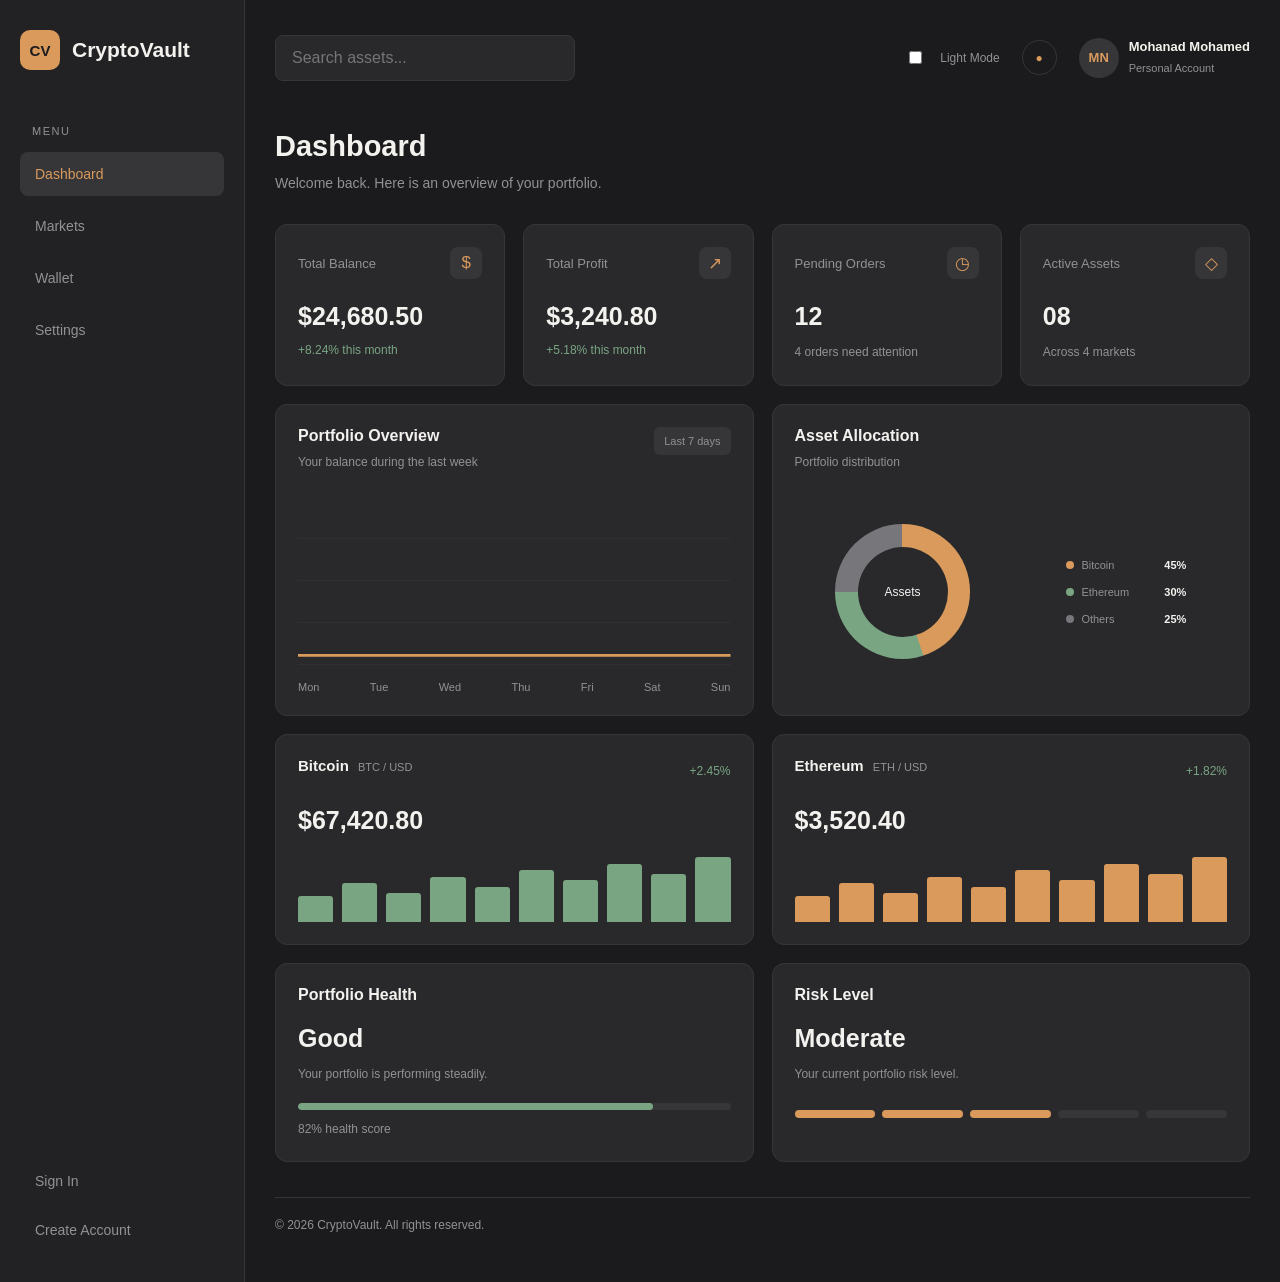
<file: index.html>
<!DOCTYPE html>
<html lang="en">
<head>
    <meta charset="UTF-8">
    <meta name="viewport" content="width=device-width, initial-scale=1.0">
    <title>CryptoVault | Dashboard</title>
    <link rel="stylesheet" href="style.css">
</head>
<body>
    <div class="layout">
        <aside class="sidebar">
            <a class="logo" href="index.html">
                <span class="logo-icon">CV</span>
                <span>CryptoVault</span>
            </a>

            <p class="nav-title">MENU</p>

            <nav class="navigation">
                <a class="nav-link active" href="index.html">Dashboard</a>
                <a class="nav-link" href="#">Markets</a>
                <a class="nav-link" href="#">Wallet</a>
                <a class="nav-link" href="settings.html">Settings</a>
            </nav>

            <div class="sidebar-bottom">
                <a class="nav-link" href="login.html">Sign In</a>
                <a class="nav-link" href="signup.html">Create Account</a>
            </div>
        </aside>

        <main class="main-content">
            <header class="topbar">
                <input type="search" placeholder="Search assets...">

                <div class="topbar-actions">
                    <label class="theme-switch">
                        <input type="checkbox" id="theme-toggle">
                        <span class="theme-slider"></span>
                        <span>Light Mode</span>
                    </label>

                    <span class="notification">●</span>

                    <div class="user-info">
                        <span class="avatar">MN</span>
                        <div>
                            <strong>Mohanad Mohamed</strong>
                            <small>Personal Account</small>
                        </div>
                    </div>
                </div>
            </header>

            <section class="welcome">
                <h1>Dashboard</h1>
                <p>Welcome back. Here is an overview of your portfolio.</p>
            </section>

            <section class="dashboard-grid">

                <article class="card balance">
                    <div class="card-heading">
                        <span>Total Balance</span>
                        <span class="card-icon">$</span>
                    </div>
                    <h2>$24,680.50</h2>
                    <p class="positive">+8.24% this month</p>
                </article>

                <article class="card">
                    <div class="card-heading">
                        <span>Total Profit</span>
                        <span class="card-icon">↗</span>
                    </div>
                    <h2>$3,240.80</h2>
                    <p class="positive">+5.18% this month</p>
                </article>

                <article class="card">
                    <div class="card-heading">
                        <span>Pending Orders</span>
                        <span class="card-icon">◷</span>
                    </div>
                    <h2>12</h2>
                    <p class="muted">4 orders need attention</p>
                </article>

                <article class="card">
                    <div class="card-heading">
                        <span>Active Assets</span>
                        <span class="card-icon">◇</span>
                    </div>
                    <h2>08</h2>
                    <p class="muted">Across 4 markets</p>
                </article>

                <article class="card chart-card">
                    <div class="section-heading">
                        <div>
                            <h3>Portfolio Overview</h3>
                            <p class="muted">Your balance during the last week</p>
                        </div>
                        <span class="period">Last 7 days</span>
                    </div>

                    <div class="line-chart">
                        <span class="chart-line"></span>
                    </div>

                    <div class="chart-days">
                        <span>Mon</span>
                        <span>Tue</span>
                        <span>Wed</span>
                        <span>Thu</span>
                        <span>Fri</span>
                        <span>Sat</span>
                        <span>Sun</span>
                    </div>
                </article>

                <article class="card chart-card">
                    <div class="section-heading">
                        <div>
                            <h3>Asset Allocation</h3>
                            <p class="muted">Portfolio distribution</p>
                        </div>
                    </div>

                    <div class="allocation">
                        <div class="donut">
                            <span>Assets</span>
                        </div>

                        <div class="legend">
                            <p><i class="dot btc"></i> Bitcoin <b>45%</b></p>
                            <p><i class="dot eth"></i> Ethereum <b>30%</b></p>
                            <p><i class="dot other"></i> Others <b>25%</b></p>
                        </div>
                    </div>
                </article>

                <article class="card coin-card">
                    <div class="coin-heading">
                        <h3>Bitcoin <span class="muted">BTC / USD</span></h3>
                        <span class="positive">+2.45%</span>
                    </div>
                    <h2>$67,420.80</h2>
                    <div class="mini-chart">
                        <span></span><span></span><span></span>
                        <span></span><span></span><span></span>
                        <span></span><span></span><span></span><span></span>
                    </div>
                </article>

                <article class="card coin-card">
                    <div class="coin-heading">
                        <h3>Ethereum <span class="muted">ETH / USD</span></h3>
                        <span class="positive">+1.82%</span>
                    </div>
                    <h2>$3,520.40</h2>
                    <div class="mini-chart ethereum">
                        <span></span><span></span><span></span>
                        <span></span><span></span><span></span>
                        <span></span><span></span><span></span><span></span>
                    </div>
                </article>

                <article class="card extra-card">
                    <h3>Portfolio Health</h3>
                    <h2>Good</h2>
                    <p class="muted">Your portfolio is performing steadily.</p>
                    <div class="progress">
                        <span style="width: 82%"></span>
                    </div>
                    <p class="muted">82% health score</p>
                </article>

                <article class="card extra-card">
                    <h3>Risk Level</h3>
                    <h2>Moderate</h2>
                    <p class="muted">Your current portfolio risk level.</p>
                    <div class="risk-level">
                        <span></span><span></span><span></span>
                        <span></span><span></span>
                    </div>
                </article>

            </section>

            <footer class="footer">
                © 2026 CryptoVault. All rights reserved.
            </footer>
        </main>
    </div>
</body>
</html>
</file>
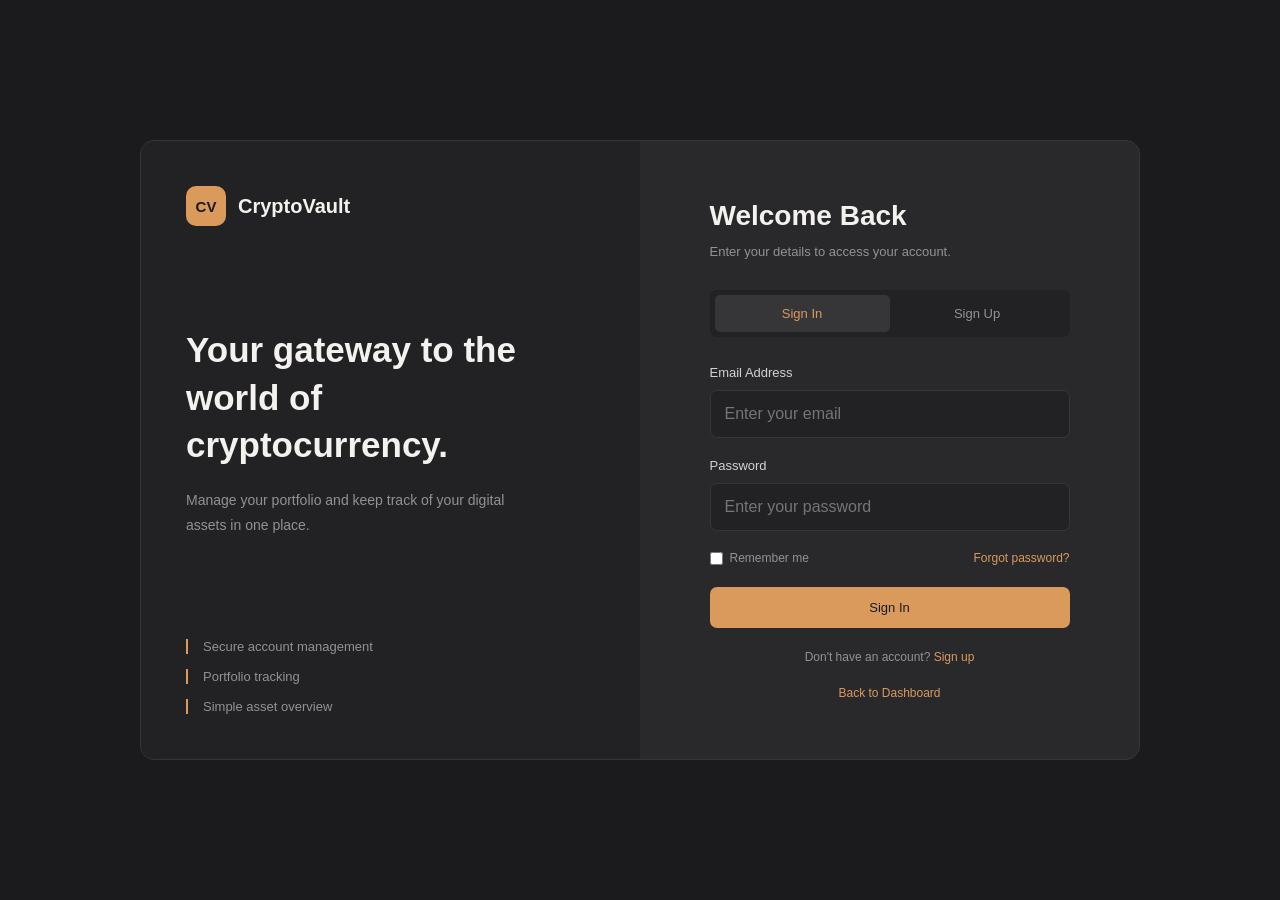
<file: login.html>
<!DOCTYPE html>
<html lang="en">

<head>
    <meta charset="UTF-8">
    <meta name="viewport" content="width=device-width, initial-scale=1.0">
    <title>CryptoVault | Sign In</title>
    <link rel="stylesheet" href="style.css">
</head>

<body class="auth-page">

    <div class="auth-container">

        <section class="auth-side">
            <a class="brand" href="index.html">
                <span class="logo-icon">CV</span>
                <h2>CryptoVault</h2>
            </a>

            <div class="auth-description">
                <h1>Your gateway to the world of cryptocurrency.</h1>
                <p>Manage your portfolio and keep track of your digital assets in one place.</p>
            </div>

            <div class="auth-features">
                <p>Secure account management</p>
                <p>Portfolio tracking</p>
                <p>Simple asset overview</p>
            </div>
        </section>

        <section class="auth-form-side">
            <form class="auth-form" action="index.html" method="get">

                <h1>Welcome Back</h1>
                <p class="auth-subtitle">Enter your details to access your account.</p>

                <div class="auth-tabs">
                    <a class="selected" href="login.html">Sign In</a>
                    <a href="signup.html">Sign Up</a>
                </div>

                <div class="form-group">
                    <label for="email">Email Address</label>
                    <input id="email" name="email" type="email" placeholder="Enter your email" required>
                </div>

                <div class="form-group">
                    <label for="password">Password</label>
                    <input id="password" name="password" type="password" placeholder="Enter your password" minlength="8" required>
                </div>

                <div class="remember-row">
                    <label>
                        <input type="checkbox" name="remember">
                        Remember me
                    </label>
                    <a href="#">Forgot password?</a>
                </div>

                <button class="primary-button full-button" type="submit">
                    Sign In
                </button>

                <p class="auth-bottom">
                    Don't have an account?
                    <a href="signup.html">Sign up</a>
                </p>

                <p class="auth-bottom">
                    <a href="index.html">Back to Dashboard</a>
                </p>

            </form>
        </section>

    </div>

</body>

</html>
</file>
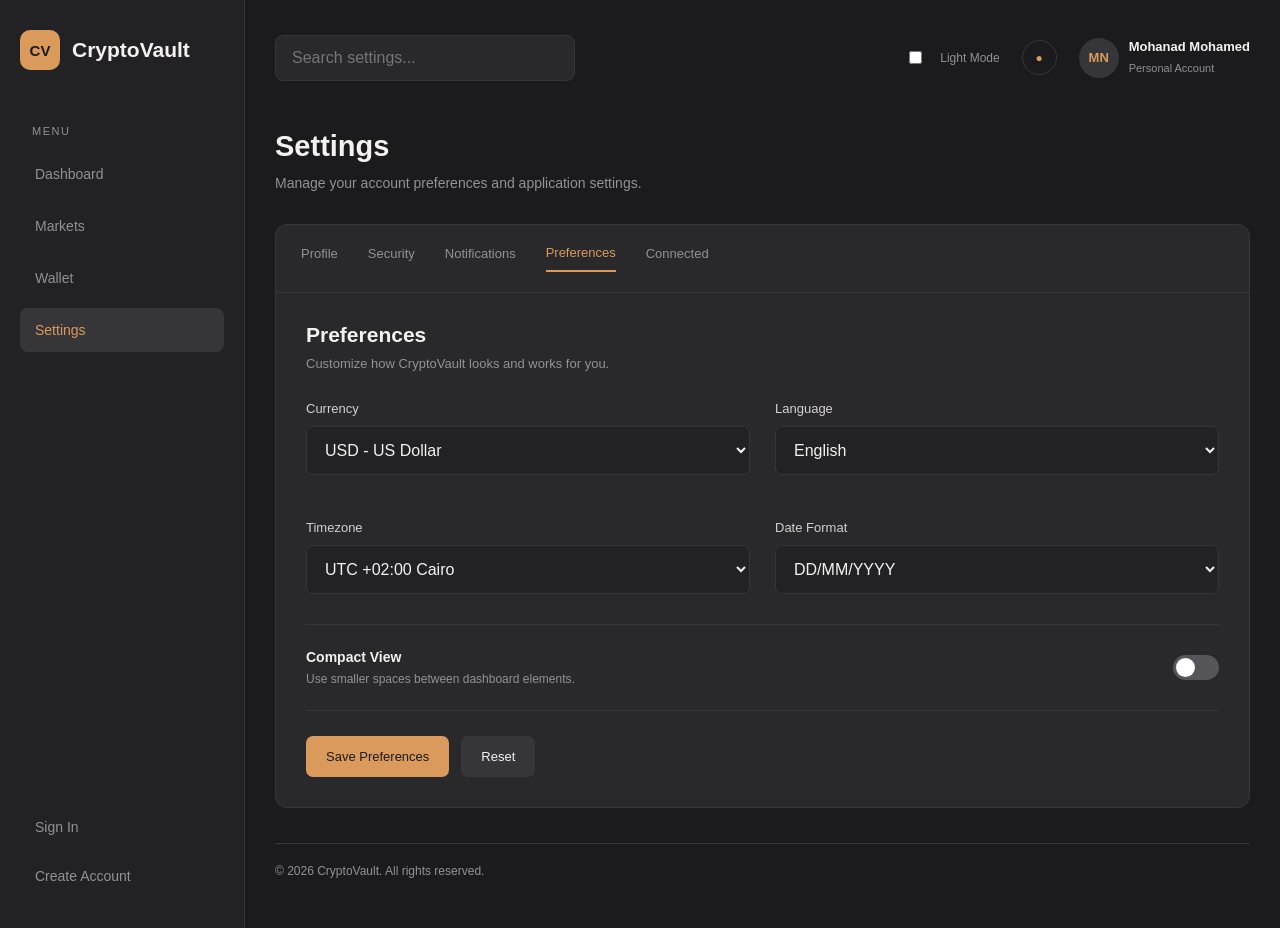
<file: settings.html>
<!DOCTYPE html>
<html lang="en">
<head>
    <meta charset="UTF-8">
    <meta name="viewport" content="width=device-width, initial-scale=1.0">
    <title>CryptoVault | Settings</title>
    <link rel="stylesheet" href="style.css">
</head>
<body>
    <div class="layout">

        <aside class="sidebar">
            <a class="logo" href="index.html">
                <span class="logo-icon">CV</span>
                <span>CryptoVault</span>
            </a>

            <p class="nav-title">MENU</p>

            <nav class="navigation">
                <a class="nav-link" href="index.html">Dashboard</a>
                <a class="nav-link" href="#">Markets</a>
                <a class="nav-link" href="#">Wallet</a>
                <a class="nav-link active" href="settings.html">Settings</a>
            </nav>

            <div class="sidebar-bottom">
                <a class="nav-link" href="login.html">Sign In</a>
                <a class="nav-link" href="signup.html">Create Account</a>
            </div>
        </aside>

        <main class="main-content">

            <header class="topbar">
                <input type="search" placeholder="Search settings...">

                <div class="topbar-actions">
                    <label class="theme-switch">
                        <input type="checkbox" id="theme-toggle">
                        <span class="theme-slider"></span>
                        <span>Light Mode</span>
                    </label>

                    <span class="notification">●</span>

                    <div class="user-info">
                        <span class="avatar">MN</span>
                        <div>
                            <strong>Mohanad Mohamed</strong>
                            <small>Personal Account</small>
                        </div>
                    </div>
                </div>
            </header>

            <section class="welcome">
                <h1>Settings</h1>
                <p>Manage your account preferences and application settings.</p>
            </section>

            <section class="settings-card">

                <nav class="settings-tabs">
                    <a href="#profile">Profile</a>
                    <a href="#security">Security</a>
                    <a href="#notifications">Notifications</a>
                    <a class="selected" href="#preferences">Preferences</a>
                    <a href="#connected">Connected</a>
                </nav>

                <div class="settings-content" id="preferences">

                    <div class="settings-heading">
                        <div>
                            <h2>Preferences</h2>
                            <p>Customize how CryptoVault looks and works for you.</p>
                        </div>
                    </div>

                    <form>
                        <div class="form-grid">

                            <div class="form-group">
                                <label for="currency">Currency</label>
                                <select id="currency" name="currency">
                                    <option>USD - US Dollar</option>
                                    <option>EUR - Euro</option>
                                    <option>GBP - British Pound</option>
                                    <option>EGP - Egyptian Pound</option>
                                </select>
                            </div>

                            <div class="form-group">
                                <label for="language">Language</label>
                                <select id="language" name="language">
                                    <option>English</option>
                                    <option>Arabic</option>
                                    <option>French</option>
                                    <option>Spanish</option>
                                </select>
                            </div>

                            <div class="form-group">
                                <label for="timezone">Timezone</label>
                                <select id="timezone" name="timezone">
                                    <option>UTC +02:00 Cairo</option>
                                    <option>UTC +00:00 London</option>
                                    <option>UTC -05:00 New York</option>
                                    <option>UTC +04:00 Dubai</option>
                                </select>
                            </div>

                            <div class="form-group">
                                <label for="date-format">Date Format</label>
                                <select id="date-format" name="date-format">
                                    <option>DD/MM/YYYY</option>
                                    <option>MM/DD/YYYY</option>
                                    <option>YYYY-MM-DD</option>
                                </select>
                            </div>

                        </div>

                        <div class="toggle-row">
                            <div>
                                <h3>Compact View</h3>
                                <p>Use smaller spaces between dashboard elements.</p>
                            </div>

                            <label class="switch">
                                <input type="checkbox" name="compact-view">
                                <span class="slider"></span>
                            </label>
                        </div>

                        <div class="settings-buttons">
                            <button class="primary-button" type="button">Save Preferences</button>
                            <button class="secondary-button" type="reset">Reset</button>
                        </div>
                    </form>

                </div>
            </section>

            <footer class="footer">
                © 2026 CryptoVault. All rights reserved.
            </footer>

        </main>
    </div>
</body>
</html>
</file>
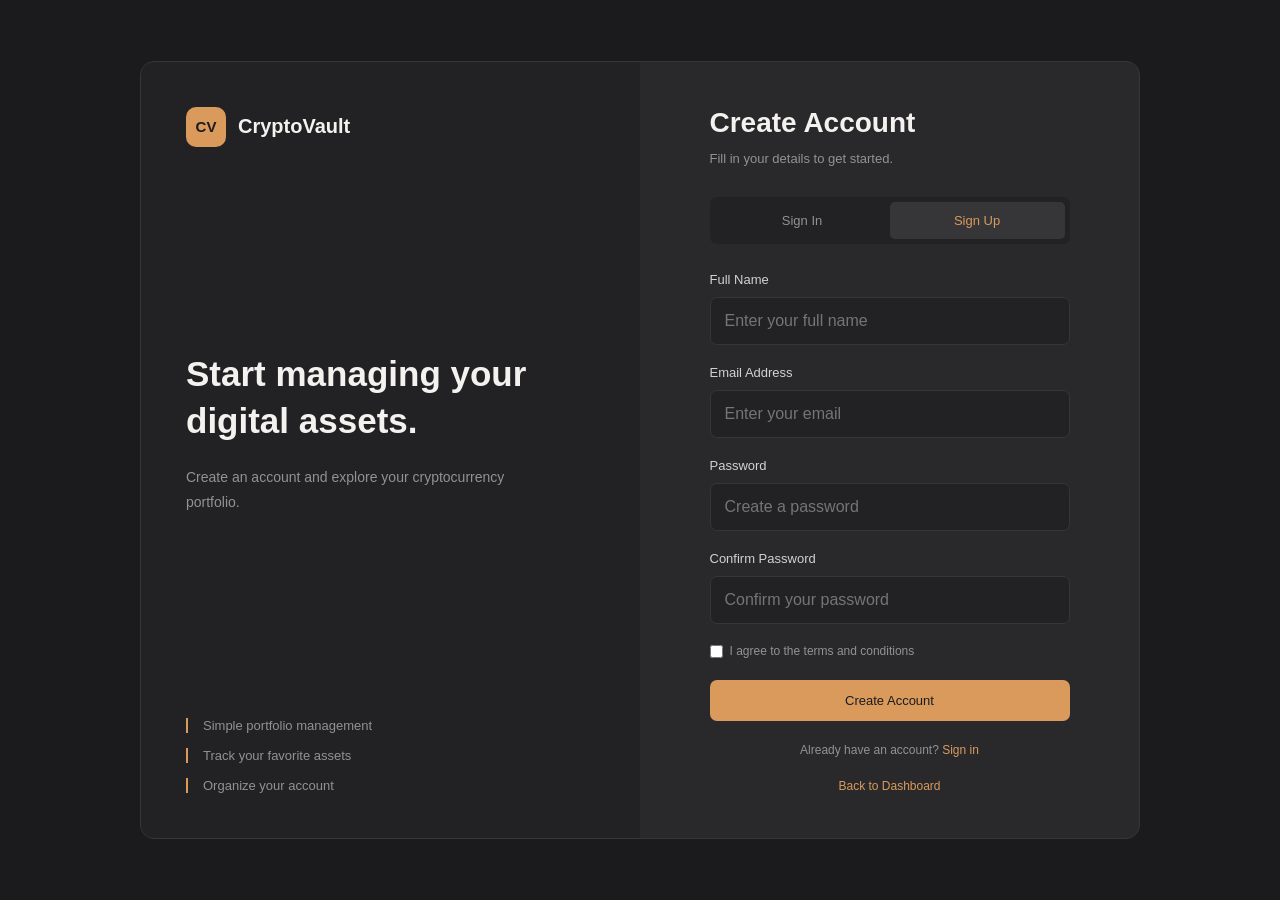
<file: signup.html>
<!DOCTYPE html>
<html lang="en">

<head>
    <meta charset="UTF-8">
    <meta name="viewport" content="width=device-width, initial-scale=1.0">
    <title>CryptoVault | Sign Up</title>
    <link rel="stylesheet" href="style.css">
</head>

<body class="auth-page">

    <div class="auth-container">

        <section class="auth-side">
            <a class="brand" href="index.html">
                <span class="logo-icon">CV</span>
                <h2>CryptoVault</h2>
            </a>

            <div class="auth-description">
                <h1>Start managing your digital assets.</h1>
                <p>Create an account and explore your cryptocurrency portfolio.</p>
            </div>

            <div class="auth-features">
                <p>Simple portfolio management</p>
                <p>Track your favorite assets</p>
                <p>Organize your account</p>
            </div>
        </section>

        <section class="auth-form-side">
            <form class="auth-form" action="index.html" method="get">

                <h1>Create Account</h1>
                <p class="auth-subtitle">Fill in your details to get started.</p>

                <div class="auth-tabs">
                    <a href="login.html">Sign In</a>
                    <a class="selected" href="signup.html">Sign Up</a>
                </div>

                <div class="form-group">
                    <label for="fullname">Full Name</label>
                    <input id="fullname" name="fullname" type="text" placeholder="Enter your full name" required>
                </div>

                <div class="form-group">
                    <label for="email">Email Address</label>
                    <input id="email" name="email" type="email" placeholder="Enter your email" required>
                </div>

                <div class="form-group">
                    <label for="password">Password</label>
                    <input id="password" name="password" type="password" placeholder="Create a password" minlength="8" required>
                </div>

                <div class="form-group">
                    <label for="confirm-password">Confirm Password</label>
                    <input id="confirm-password" name="confirm-password" type="password" placeholder="Confirm your password" minlength="8" required>
                </div>

                <div class="remember-row">
                    <label>
                        <input type="checkbox" required>
                        I agree to the terms and conditions
                    </label>
                </div>

                <button class="primary-button full-button" type="submit">
                    Create Account
                </button>

                <p class="auth-bottom">
                    Already have an account?
                    <a href="login.html">Sign in</a>
                </p>

                <p class="auth-bottom">
                    <a href="index.html">Back to Dashboard</a>
                </p>

            </form>
        </section>

    </div>

</body>

</html>
</file>
<file: style.css>
* {
    margin: 0;
    padding: 0;
    box-sizing: border-box;
}

body {
    font-family: Arial, Helvetica, sans-serif;
    background: #1b1b1d;
    color: #f4f2ef;
    min-height: 100vh;
}

a {
    text-decoration: none;
    color: inherit;
}

button,
input,
select {
    font: inherit;
}

.layout {
    display: grid;
    grid-template-columns: 245px minmax(0, 1fr);
    min-height: 100vh;
}

.sidebar {
    background: #222224;
    border-right: 1px solid #363639;
    padding: 30px 20px;
    display: flex;
    flex-direction: column;
    min-height: 100vh;
}

.logo {
    display: flex;
    align-items: center;
    gap: 12px;
    font-size: 21px;
    font-weight: bold;
    margin-bottom: 55px;
}

.logo-icon {
    width: 40px;
    height: 40px;
    background: #d99a5c;
    color: #1b1b1d;
    display: flex;
    justify-content: center;
    align-items: center;
    border-radius: 10px;
    font-size: 15px;
    font-weight: bold;
}

.nav-title {
    color: #929194;
    font-size: 11px;
    letter-spacing: 1.5px;
    margin: 0 0 15px 12px;
}

.navigation {
    display: flex;
    flex-direction: column;
    gap: 8px;
}

.nav-link {
    display: block;
    padding: 14px 15px;
    color: #929194;
    border-radius: 8px;
    font-size: 14px;
    transition: 0.2s;
}

.nav-link:hover,
.nav-link.active {
    background: #363639;
    color: #d99a5c;
}

.sidebar-bottom {
    margin-top: auto;
    display: flex;
    flex-direction: column;
    gap: 5px;
}

.main-content {
    padding: 30px;
    min-width: 0;
}

.topbar {
    min-height: 55px;
    display: flex;
    justify-content: space-between;
    align-items: center;
    gap: 20px;
    margin-bottom: 45px;
}

.topbar>input {
    width: 300px;
    max-width: 100%;
    padding: 13px 16px;
    background: #29292c;
    border: 1px solid #363639;
    border-radius: 8px;
    color: #f4f2ef;
    outline: none;
}

.topbar>input:focus {
    border-color: #d99a5c;
}

.topbar-actions {
    display: flex;
    align-items: center;
    gap: 22px;
}

.theme-switch {
    display: flex;
    align-items: center;
    gap: 9px;
    color: #929194;
    font-size: 12px;
    cursor: pointer;
}

.theme-switch input {
    accent-color: #d99a5c;
}

.notification {
    width: 35px;
    height: 35px;
    display: flex;
    justify-content: center;
    align-items: center;
    border: 1px solid #363639;
    border-radius: 50%;
    color: #d99a5c;
    font-size: 12px;
}

.user-info {
    display: flex;
    align-items: center;
    gap: 10px;
}

.avatar {
    width: 40px;
    height: 40px;
    background: #363639;
    border-radius: 50%;
    display: flex;
    align-items: center;
    justify-content: center;
    color: #d99a5c;
    font-weight: bold;
    font-size: 13px;
}

.user-info strong {
    display: block;
    font-size: 13px;
    margin-bottom: 4px;
}

.user-info small {
    color: #929194;
    font-size: 11px;
}

.welcome {
    margin-bottom: 30px;
}

.welcome h1 {
    font-size: 29px;
    margin-bottom: 9px;
}

.welcome p {
    color: #929194;
    font-size: 14px;
    line-height: 1.6;
}

.dashboard-grid {
    display: grid;
    grid-template-columns: repeat(4, minmax(0, 1fr));
    gap: 18px;
}

.card {
    background: #29292c;
    border: 1px solid #363639;
    border-radius: 12px;
    padding: 22px;
    min-width: 0;
}

.card-heading {
    display: flex;
    justify-content: space-between;
    align-items: center;
    color: #929194;
    font-size: 13px;
    margin-bottom: 23px;
}

.card-icon {
    width: 32px;
    height: 32px;
    border-radius: 8px;
    background: #363639;
    color: #d99a5c;
    display: flex;
    align-items: center;
    justify-content: center;
    font-size: 17px;
}

.card h2 {
    font-size: 25px;
    margin-bottom: 12px;
    overflow-wrap: anywhere;
}

.positive {
    color: #79a583;
    font-size: 12px;
}

.muted {
    color: #929194;
    font-size: 12px;
    line-height: 1.6;
}

.chart-card {
    grid-column: span 2;
}

.section-heading {
    display: flex;
    justify-content: space-between;
    align-items: flex-start;
    gap: 15px;
    margin-bottom: 25px;
}

.section-heading h3,
.card h3 {
    font-size: 16px;
    margin-bottom: 8px;
}

.section-heading p {
    color: #929194;
    font-size: 12px;
}

.period {
    padding: 8px 10px;
    background: #363639;
    border-radius: 6px;
    color: #929194;
    font-size: 11px;
}

.line-chart {
    height: 170px;
    position: relative;
    overflow: hidden;
    background: repeating-linear-gradient( to bottom, transparent 0, transparent 41px, #363639 42px);
}

.chart-line {
    position: absolute;
    inset: 20px 0 10px;
    background: none;
    border-bottom: 3px solid #d99a5c;
    clip-path: polygon( 0 70%, 10% 62%, 20% 75%, 30% 42%, 40% 55%, 50% 30%, 60% 42%, 70% 18%, 80% 35%, 90% 12%, 100% 20%, 100% 100%, 0 100%);
}

.chart-days {
    display: flex;
    justify-content: space-between;
    color: #929194;
    font-size: 11px;
    margin-top: 14px;
}

.allocation {
    display: flex;
    justify-content: space-around;
    align-items: center;
    gap: 15px;
    min-height: 190px;
}

.donut {
    width: 135px;
    height: 135px;
    border-radius: 50%;
    background: conic-gradient( #d99a5c 0 45%, #79a583 45% 75%, #77777b 75% 100%);
    display: flex;
    justify-content: center;
    align-items: center;
    position: relative;
}

.donut::before {
    content: "";
    position: absolute;
    width: 90px;
    height: 90px;
    border-radius: 50%;
    background: #29292c;
}

.donut span {
    position: relative;
    z-index: 1;
    font-size: 12px;
}

.legend {
    display: flex;
    flex-direction: column;
    gap: 15px;
    min-width: 120px;
}

.legend p {
    display: flex;
    align-items: center;
    gap: 7px;
    font-size: 11px;
    color: #929194;
}

.legend b {
    margin-left: auto;
    color: #f4f2ef;
}

.dot {
    width: 8px;
    height: 8px;
    border-radius: 50%;
}

.btc {
    background: #d99a5c;
}

.eth {
    background: #79a583;
}

.other {
    background: #77777b;
}

.coin-card {
    grid-column: span 2;
}

.coin-heading {
    display: flex;
    justify-content: space-between;
    align-items: center;
    gap: 10px;
    margin-bottom: 22px;
}

.coin-heading h3 {
    font-size: 15px;
}

.coin-heading .muted {
    font-size: 11px;
    font-weight: normal;
    margin-left: 5px;
}

.mini-chart {
    height: 65px;
    display: flex;
    align-items: flex-end;
    gap: 9px;
    margin-top: 22px;
}

.mini-chart span {
    flex: 1;
    background: #79a583;
    border-radius: 3px 3px 0 0;
    height: 40%;
}

.mini-chart span:nth-child(2) {
    height: 60%;
}

.mini-chart span:nth-child(3) {
    height: 45%;
}

.mini-chart span:nth-child(4) {
    height: 70%;
}

.mini-chart span:nth-child(5) {
    height: 55%;
}

.mini-chart span:nth-child(6) {
    height: 80%;
}

.mini-chart span:nth-child(7) {
    height: 65%;
}

.mini-chart span:nth-child(8) {
    height: 90%;
}

.mini-chart span:nth-child(9) {
    height: 75%;
}

.mini-chart span:nth-child(10) {
    height: 100%;
}

.ethereum span {
    background: #d99a5c;
}

.extra-card {
    grid-column: span 2;
}

.extra-card h2 {
    margin-top: 20px;
}

.progress {
    height: 7px;
    background: #363639;
    border-radius: 10px;
    overflow: hidden;
    margin: 18px 0 10px;
}

.progress span {
    display: block;
    height: 100%;
    background: #79a583;
    border-radius: 10px;
}

.risk-level {
    display: flex;
    gap: 7px;
    margin: 25px 0 15px;
}

.risk-level span {
    height: 8px;
    flex: 1;
    border-radius: 5px;
    background: #363639;
}

.risk-level span:nth-child(-n+3) {
    background: #d99a5c;
}

.footer {
    margin-top: 35px;
    padding: 20px 0;
    border-top: 1px solid #363639;
    color: #929194;
    font-size: 12px;
}


/* Settings */

.settings-card {
    background: #29292c;
    border: 1px solid #363639;
    border-radius: 12px;
    overflow: hidden;
}

.settings-tabs {
    display: flex;
    align-items: center;
    gap: 30px;
    padding: 20px 25px;
    border-bottom: 1px solid #363639;
    overflow-x: auto;
}

.settings-tabs a {
    color: #929194;
    font-size: 13px;
    padding-bottom: 10px;
    white-space: nowrap;
}

.settings-tabs a:hover,
.settings-tabs a.selected {
    color: #d99a5c;
    border-bottom: 2px solid #d99a5c;
}

.settings-content {
    padding: 30px;
}

.settings-heading {
    margin-bottom: 30px;
}

.settings-heading h2 {
    font-size: 21px;
    margin-bottom: 9px;
}

.settings-heading p {
    font-size: 13px;
    color: #929194;
}

.form-grid {
    display: grid;
    grid-template-columns: repeat(2, minmax(0, 1fr));
    gap: 25px;
}

.form-group {
    display: flex;
    flex-direction: column;
    gap: 10px;
    margin-bottom: 20px;
}

.form-group label {
    font-size: 13px;
    color: #d4d1ce;
}

.form-group input,
.form-group select {
    width: 100%;
    padding: 14px;
    background: #222224;
    border: 1px solid #363639;
    border-radius: 7px;
    color: #f4f2ef;
    outline: none;
}

.form-group input:focus,
.form-group select:focus {
    border-color: #d99a5c;
}

.toggle-row {
    border-top: 1px solid #363639;
    border-bottom: 1px solid #363639;
    padding: 24px 0;
    margin-top: 10px;
    display: flex;
    align-items: center;
    justify-content: space-between;
    gap: 20px;
}

.toggle-row h3 {
    font-size: 14px;
    margin-bottom: 7px;
}

.toggle-row p {
    font-size: 12px;
    color: #929194;
}

.switch {
    position: relative;
    width: 46px;
    height: 25px;
    flex-shrink: 0;
}

.switch input {
    display: none;
}

.slider {
    position: absolute;
    inset: 0;
    background: #55555a;
    border-radius: 20px;
    cursor: pointer;
    transition: 0.3s;
}

.slider::before {
    content: "";
    position: absolute;
    width: 19px;
    height: 19px;
    left: 3px;
    top: 3px;
    background: white;
    border-radius: 50%;
    transition: 0.3s;
}

.switch input:checked+.slider {
    background: #79a583;
}

.switch input:checked+.slider::before {
    transform: translateX(21px);
}

.settings-buttons {
    display: flex;
    gap: 12px;
    margin-top: 25px;
}

.primary-button,
.secondary-button {
    border: none;
    padding: 13px 20px;
    border-radius: 7px;
    cursor: pointer;
    font-size: 13px;
    transition: 0.2s;
}

.primary-button {
    background: #d99a5c;
    color: #1b1b1d;
}

.primary-button:hover {
    background: #e6ad75;
}

.secondary-button {
    background: #363639;
    color: #f4f2ef;
}

.secondary-button:hover {
    background: #454549;
}


/* Login and Signup */

.auth-page {
    min-height: 100vh;
    display: flex;
    justify-content: center;
    align-items: center;
    padding: 30px;
}

.auth-container {
    width: 100%;
    max-width: 1000px;
    min-height: 620px;
    display: grid;
    grid-template-columns: 1fr 1fr;
    background: #29292c;
    border: 1px solid #363639;
    border-radius: 14px;
    overflow: hidden;
}

.auth-side {
    background: #222224;
    padding: 45px;
    display: flex;
    flex-direction: column;
    justify-content: space-between;
}

.brand {
    display: flex;
    align-items: center;
    gap: 12px;
}

.brand h2 {
    font-size: 20px;
}

.auth-description {
    max-width: 350px;
}

.auth-description h1 {
    font-size: 35px;
    line-height: 1.35;
    margin-bottom: 20px;
}

.auth-description p {
    color: #929194;
    font-size: 14px;
    line-height: 1.8;
}

.auth-features {
    display: flex;
    flex-direction: column;
    gap: 15px;
}

.auth-features p {
    color: #929194;
    font-size: 13px;
    padding-left: 15px;
    border-left: 2px solid #d99a5c;
}

.auth-form-side {
    display: flex;
    align-items: center;
    justify-content: center;
    padding: 45px;
}

.auth-form {
    width: 100%;
    max-width: 360px;
}

.auth-form>h1 {
    font-size: 28px;
    margin-bottom: 10px;
}

.auth-subtitle {
    font-size: 13px;
    color: #929194;
    margin-bottom: 28px;
    line-height: 1.6;
}

.auth-tabs {
    display: grid;
    grid-template-columns: 1fr 1fr;
    background: #222224;
    padding: 5px;
    border-radius: 7px;
    margin-bottom: 28px;
}

.auth-tabs a {
    text-align: center;
    padding: 11px;
    color: #929194;
    font-size: 13px;
    border-radius: 5px;
}

.auth-tabs a.selected {
    background: #363639;
    color: #d99a5c;
}

.auth-form .form-group {
    margin-bottom: 20px;
}

.auth-form .form-group input {
    background: #222224;
}

.remember-row {
    display: flex;
    align-items: center;
    justify-content: space-between;
    flex-wrap: wrap;
    gap: 12px;
    margin: 18px 0 22px;
    font-size: 12px;
    color: #929194;
}

.remember-row label {
    display: flex;
    align-items: center;
    gap: 7px;
}

.remember-row input {
    accent-color: #d99a5c;
}

.remember-row a,
.auth-bottom a {
    color: #d99a5c;
}

.full-button {
    width: 100%;
}

.auth-bottom {
    text-align: center;
    color: #929194;
    font-size: 12px;
    margin-top: 22px;
}


/* Light Mode */

body:has(#theme-toggle:checked) {
    background: #f4f5f7;
    color: #24262b;
}

body:has(#theme-toggle:checked) .sidebar,
body:has(#theme-toggle:checked) .auth-side {
    background: #ffffff;
    border-color: #e2e3e7;
}

body:has(#theme-toggle:checked) .card,
body:has(#theme-toggle:checked) .settings-card,
body:has(#theme-toggle:checked) .auth-container,
body:has(#theme-toggle:checked) .auth-form-side {
    background: #ffffff;
    border-color: #e2e3e7;
}

body:has(#theme-toggle:checked) .topbar>input,
body:has(#theme-toggle:checked) .form-group input,
body:has(#theme-toggle:checked) .form-group select,
body:has(#theme-toggle:checked) .auth-tabs {
    background: #f4f5f7;
    color: #24262b;
    border-color: #e2e3e7;
}

body:has(#theme-toggle:checked) .card-icon,
body:has(#theme-toggle:checked) .period,
body:has(#theme-toggle:checked) .secondary-button,
body:has(#theme-toggle:checked) .auth-tabs a.selected {
    background: #eeeeef;
    color: #333333;
}

body:has(#theme-toggle:checked) .nav-link:hover,
body:has(#theme-toggle:checked) .nav-link.active {
    background: #f3eee8;
    color: #b77b42;
}

body:has(#theme-toggle:checked) .donut::before {
    background: #ffffff;
}

body:has(#theme-toggle:checked) .legend b,
body:has(#theme-toggle:checked) .coin-heading,
body:has(#theme-toggle:checked) .settings-heading,
body:has(#theme-toggle:checked) .toggle-row h3,
body:has(#theme-toggle:checked) .settings-content label,
body:has(#theme-toggle:checked) .user-info strong,
body:has(#theme-toggle:checked) .auth-description h1 {
    color: #24262b;
}

body:has(#theme-toggle:checked) .toggle-row,
body:has(#theme-toggle:checked) .settings-tabs,
body:has(#theme-toggle:checked) .footer {
    border-color: #e2e3e7;
}

body:has(#theme-toggle:checked) .chart-line {
    border-color: #c68a4e;
}


/* Responsive */

@media (max-width: 1100px) {
    .layout {
        grid-template-columns: 210px minmax(0, 1fr);
    }
    .main-content {
        padding: 22px;
    }
    .dashboard-grid {
        grid-template-columns: repeat(2, minmax(0, 1fr));
    }
    .card,
    .chart-card,
    .coin-card,
    .extra-card {
        grid-column: span 1;
    }
    .balance {
        grid-column: span 1;
    }
}

@media (max-width: 750px) {
    .layout {
        grid-template-columns: 1fr;
    }
    .sidebar {
        min-height: auto;
        padding: 18px;
        border-right: none;
        border-bottom: 1px solid #363639;
    }
    .logo {
        margin-bottom: 20px;
    }
    .nav-title,
    .sidebar-bottom {
        display: none;
    }
    .navigation {
        flex-direction: row;
        flex-wrap: wrap;
        gap: 5px;
    }
    .nav-link {
        padding: 10px 12px;
        font-size: 12px;
    }
    .main-content {
        padding: 20px;
    }
    .topbar {
        flex-wrap: wrap;
        margin-bottom: 30px;
    }
    .topbar>input {
        width: 100%;
    }
    .topbar-actions {
        width: 100%;
        justify-content: space-between;
        gap: 10px;
    }
    .user-info strong {
        font-size: 11px;
    }
    .settings-tabs {
        gap: 20px;
        padding: 18px;
    }
    .settings-content {
        padding: 20px;
    }
    .auth-container {
        grid-template-columns: 1fr;
        max-width: 500px;
    }
    .auth-side {
        min-height: 260px;
        padding: 30px;
        gap: 30px;
    }
    .auth-description h1 {
        font-size: 25px;
    }
    .auth-features {
        display: none;
    }
}

@media (max-width: 480px) {
    .main-content {
        padding: 15px;
    }
    .dashboard-grid {
        grid-template-columns: 1fr;
        gap: 14px;
    }
    .card,
    .chart-card,
    .coin-card,
    .extra-card {
        grid-column: span 1;
    }
    .welcome h1 {
        font-size: 25px;
    }
    .welcome p {
        font-size: 12px;
    }
    .card {
        padding: 18px;
    }
    .allocation {
        justify-content: space-between;
    }
    .donut {
        width: 115px;
        height: 115px;
    }
    .donut::before {
        width: 76px;
        height: 76px;
    }
    .form-grid {
        grid-template-columns: 1fr;
        gap: 0;
    }
    .settings-buttons {
        flex-direction: column;
    }
    .settings-buttons button {
        width: 100%;
    }
    .auth-page {
        padding: 12px;
    }
    .auth-side {
        padding: 22px;
    }
    .auth-form-side {
        padding: 25px 20px;
    }
    .auth-description h1 {
        font-size: 23px;
    }
    .topbar-actions {
        flex-wrap: wrap;
    }
    .user-info {
        margin-left: auto;
    }
    .theme-switch {
        font-size: 11px;
    }
}
</file>
